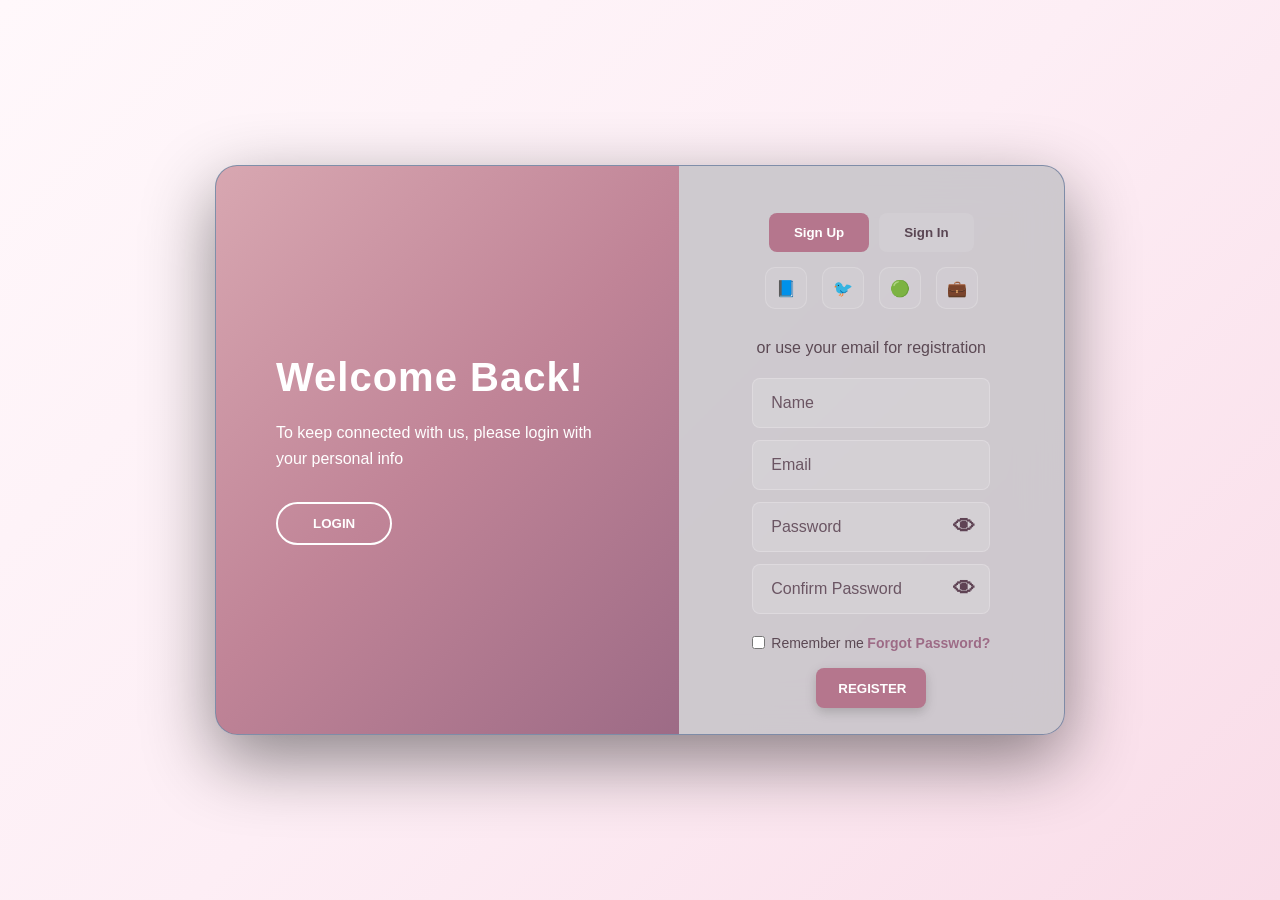
<file: index.html>
<!DOCTYPE html>
<html lang="en">
<head>
    <meta charset="UTF-8">
    <meta name="viewport" content="width=device-width, initial-scale=1.0">
    <title>Signup Page</title>
    <link rel="stylesheet" href="style.css">
</head>

<script>
function togglePassword(){
let pass=document.getElementById("password");

if(pass.type==="password"){
pass.type="text";
}
else{
pass.type="password";
}
}

function showSignup(){
document.getElementById("signupForm").style.display="block";
document.getElementById("signinForm").style.display="none";
document.getElementById("forgotForm").style.display="none";
}

function showSignin(){
document.getElementById("signupForm").style.display="none";
document.getElementById("signinForm").style.display="block";
document.getElementById("forgotForm").style.display="none";
}

function showForgot(){
document.getElementById("signupForm").style.display="none";
document.getElementById("signinForm").style.display="none";
document.getElementById("forgotForm").style.display="block";
}

function goDashboard(){
window.location.assign("dashboard.html");    
}

function toggleConfirmPassword(){
let confirmPass=document.getElementById("confirmPassword");

if(confirmPass.type==="password"){
    confirmPass.type="text";
}
else{
    confirmPass.type="password";
}
}

function validateForm(){

let name=document.getElementById("name").value;
let email=document.getElementById("email").value;
let password=document.getElementById("password").value;
let confirmPassword=document.getElementById("confirmPassword").value;

if(name=="" || email=="" || password=="" || confirmPassword==""){
alert("Please fill all fields");
return;
}

if(password!==confirmPassword){
alert("Passwords do not match");
return;
}

document.getElementById("successPopup").style.display="flex";

}

function goToDashboard(){
window.location.assign("dashboard.html");
}

</script>

<body>
    <div class="container">
        <div class="left-panel">
            <h1>Welcome Back!</h1>
            <p>To keep connected with us, please login with your personal info</p>
            <button type="button" onclick="showSignin()">
                LOGIN
            </button>
        </div>
        <div class="right-panel">
           <div class="auth-tabs">
            <button class="active" onclick="showSignup()">Sign Up</button>
            <button onclick="showSignin()">Sign In</button>
           </div>
           <div class="social-icons">
            <span>📘</span>
            <span>🐦</span>
            <span>🟢</span>
            <span>💼</span>
           </div>

            <p class="small-text">or use your email for registration</p>

            <div id="signupForm">
            <form>
                <input id="name" type="text" placeholder="Name">
                <input id="email" type="email" placeholder="Email">
                <div class="password-box">
                   <input id="password" type="password" placeholder="Password">
                    <span onclick="togglePassword()">👁</span>   
                </div>
                <div class="password-box">
                    <input id="confirmPassword" type="password" placeholder="Confirm Password">
                    <span onclick="toggleConfirmPassword()">👁</span>
                </div>

                <div class="options">
                    <label>
                        <input type="checkbox">
                        Remember me
                    </label>
                    <a href="#" onclick="showForgot()">Forgot Password?</a>
                </div>

                <button class="register-btn" type="button"
                onclick="validateForm()">
                REGISTER
                </button>
            </form>
            </div>
            <div id="signinForm" style="display:none;">
                <form>
                    <input type="email" placeholder="Email">
                    <div class="password-box">
                        <input type="password" placeholder="Password">
                        <span>👁</span>
                    </div>
                   <a class="login-link-btn" href="dashboard.html">LOGIN</a>
                </form>
            </div>
            <div id="forgotForm" style="display:none;">
                <h2>Reset Password</h2>
                <p class="small-text">
                    Enter your email to receive reset instructions
                </p>
                <form>
                    <input type="email" placeholder="Enter your email">
                    <button type="submit">
                        SEND
                    </button>
                </form>
                <p class="back-login" onclick="showSignin()">
                    Back to Login
                </p>
            </div>
        </div>
    </div>

    <div id="successPopup" class="popup">
        <div class="popup-box">
            <h2>Registration Successful 🎉</h2>
            <p>Your account has been created.</p>
            <button onclick="goToDashboard()">
                Continue
            </button>
        </div>
</div>
</body>
</html>
</file>
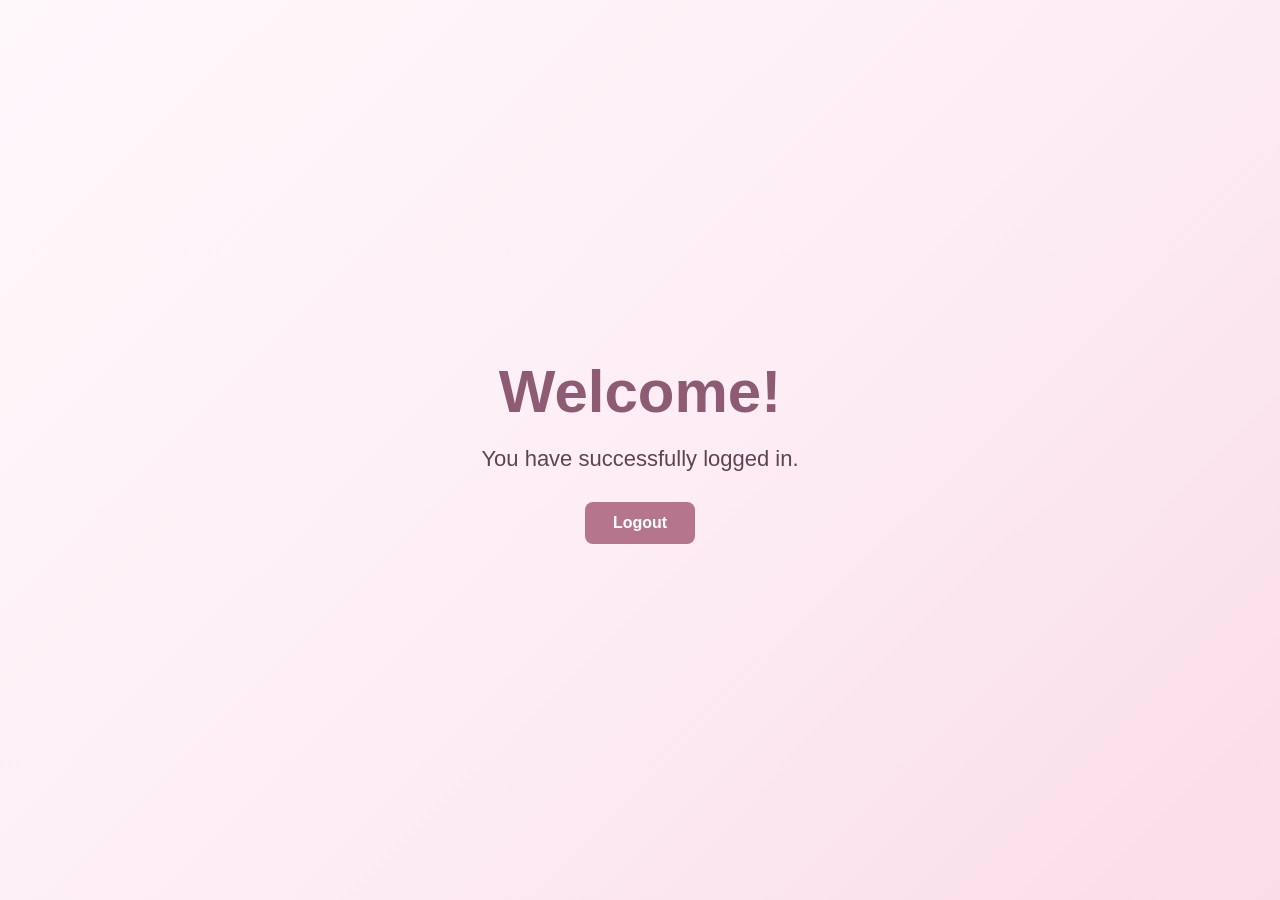
<file: dashboard.html>
<!DOCTYPE html>
<html lang="en">
<head>
<meta charset="UTF-8">
<meta name="viewport" content="width=device-width, initial-scale=1.0">
<title>Dashboard</title>
<link rel="stylesheet" href="style.css">
</head>

<body>

<div class="dashboard">
    <h1>Welcome!</h1>
    <p>You have successfully logged in.</p>
    <a href="index.html">Logout</a>
</div>

</body>
</html>
</file>
<file: style.css>
*{
margin:0;
padding:0;
box-sizing:border-box;
font-family:Arial, sans-serif;
}

body{
height:100vh;
display:flex;
justify-content:center;
align-items:center;
background:linear-gradient(135deg,#fff8fb,#fdeef5,#f9dce8);
position:relative;
overflow:hidden;
}



.container{
width:850px;
height:570px;
display:flex;
border-radius:22px;
overflow:hidden;
position:relative;
z-index:1;
background:rgba(2,6,23,0.55);
border:1px solid rgba(147,197,253,.35);
box-shadow:0 25px 70px rgba(0,0,0,0.45);
animation:floatCard 4s ease-in-out infinite;
backdrop-filter:blur(22px);
-webkit-backdrop-filter:blur(22px);
}

.left-panel{
flex:1.2;
background:
linear-gradient(135deg,#d8a7b1,#c08497,#9d6b86);
color:white;
display:flex;
flex-direction:column;
justify-content:center;
align-items:flex-start;
text-align:left;
padding:60px;
position:relative;
overflow:hidden;
}

.left-panel h1{
margin-bottom:20px;
font-size:40px;
font-weight: 700;
letter-spacing: 1px;
}

.left-panel p{
margin-bottom:30px;
line-height:1.6;
}

.left-panel button{
padding:12px 35px;
border:2px solid white;
background:transparent;
color:white;
border-radius:30px;
font-weight:bold;
cursor:pointer;
}

.right-panel{
flex:1;
display:flex;
flex-direction:column;
justify-content:center;
align-items:center;
padding:30px 50px;
background:rgba(255,250,252,0.65);
color:#4a3240;
}

.right-panel h1{
font-size:38px;
margin-bottom:20px;
}

.small-text{
margin:15px 0;
color:#5c4954;
font-weight:500;
}

form{
display:flex;
flex-direction:column;
width:100%;
max-width:300px;
}

form input{
padding:15px 18px;
margin:6px 0;
border:1px solid rgba(255,255,255,0.22);
outline:none;
background:rgba(255,255,255,0.12);
color:#3f2d38;
font-size:16px;
font-weight:500;
border-radius:8px;
}

form input::placeholder{
color:#6b5563;
opacity:1;
font-weight:500;
}

.terms{
margin:15px 0;
font-size:14px;
}

form button{
background:#b5768d;
color:white;
border:none;
padding:10px 22px;
width:110px;
height:40px;
border-radius:8px;
font-weight:600;
cursor:pointer;
align-self:center;
margin-top:2px;
transform: translateY(-4px);
box-shadow:0 4px 12px rgba(0,0,0,.18);
}

form button:hover{
background:#9f6278;
}

.social-icons{
display:flex;
gap:15px;
margin-bottom:15px;
}

.social-icons span{
width:42px;
height:42px;
border:1px solid rgba(255,255,255,.2);
background:rgba(255,255,255,.06);
border-radius:10px;
display:flex;
justify-content:center;
align-items:center;
transition:.3s;
}

.social-icons span:hover{
background:rgba(59,130,246,.35);
transform:translateY(-4px);
}

.left-panel button,
.register-btn{
transition:0.3s;
}

.left-panel button:hover{
background:white;
color:#00c6ff;
}

.register-btn:hover{
transform:scale(1.05);
}

form input:focus{
background:#fffafb;
color:#3f2d38;
border:2px solid #c08497;
box-shadow:0 0 12px rgba(192,132,151,.25);
}

.container{
animation: floatCard 4s ease-in-out infinite;
}

@keyframes floatCard{
0%{
transform:translateY(0px);
}
50%{
transform:translateY(-8px);
}
100%{
transform:translateY(0px);
}
}

.social-icons span{
transition:0.3s;
}

.social-icons span:hover{
transform:translateY(-4px);
box-shadow:0 4px 12px rgba(0,0,0,0.12);
}
@media(max-width:768px){

.container{
flex-direction:column;
width:90%;
height:auto;
}

.left-panel,
.right-panel{
width:100%;
padding:40px 30px;
}

.left-panel h1,
.right-panel h1{
font-size:30px;
}

}

.auth-tabs{
display:flex;
gap:10px;
margin-top:25px;
margin-bottom: 15px;
}

.auth-tabs button{
    padding: 12px 25px;
    border: none;
    border-radius: 8px;
    background: rgba(255,255,255,0.08);
    color: #5a4653;
    cursor: pointer;
    font-weight: 600;
}

.auth-tabs .active{
    background:#b5768d;
    color: white;
}

.options{
display:flex;
justify-content:space-between;
align-items:center;
margin:10px 0 15px;
font-size:14px;
width:100%;
}

.options label{
display:flex;
align-items:center;
gap:6px;
color:#5c4954;
}

.options a{
text-decoration:none;
color:#9d6b86;
font-weight: 600;
}

.options a:hover{
color:white;
}

.password-box{
position:relative;
width:100%;
}

.password-box input{
width:100%;
}

.password-box span{
position:absolute;
right:15px;
top:50%;
transform:translateY(-50%);
cursor:pointer;
color:#5f4354;
font-size:22px;
font-weight:600;
}

.dashboard{
height:100vh;
display:flex;
flex-direction:column;
justify-content:center;
align-items:center;
text-align:center;
}

.dashboard h1{
font-size:60px;
margin-bottom:20px;
color:#8d5b73;
}

.dashboard p{
font-size:22px;
margin-bottom:30px;
color:#5f4354;
}

.dashboard a{
text-decoration:none;
background:#b5768d;
color:white;
padding:12px 28px;
border-radius:8px;
font-weight:bold;
}

.login-link-btn{
display:block;
text-align:center;
text-decoration:none;
background:#b5768d;
color:white;
padding:10px 22px;
width:120px;
height:42px;
line-height:22px;
border-radius:8px;
font-weight:600;
margin:4px auto 0;
box-shadow:0 6px 15px rgba(120,90,105,.18);
}

.popup{
display:none;
position:fixed;
top:0;
left:0;
width:100%;
height:100%;
background:rgba(0,0,0,.35);
justify-content:center;
align-items:center;
z-index:1000;
}

.popup-box{
background:#fff7fa;
padding:35px;
border-radius:18px;
text-align:center;
box-shadow:0 15px 40px rgba(0,0,0,.15);
width:350px;
}

.popup-box h2{
color:#8d5b73;
margin-bottom:15px;
}

.popup-box p{
color:#5f4354;
margin-bottom:20px;
}

.popup-box button{
background:#b5768d;
color:white;
border:none;
padding:12px 25px;
border-radius:8px;
cursor:pointer;
}
</file>
